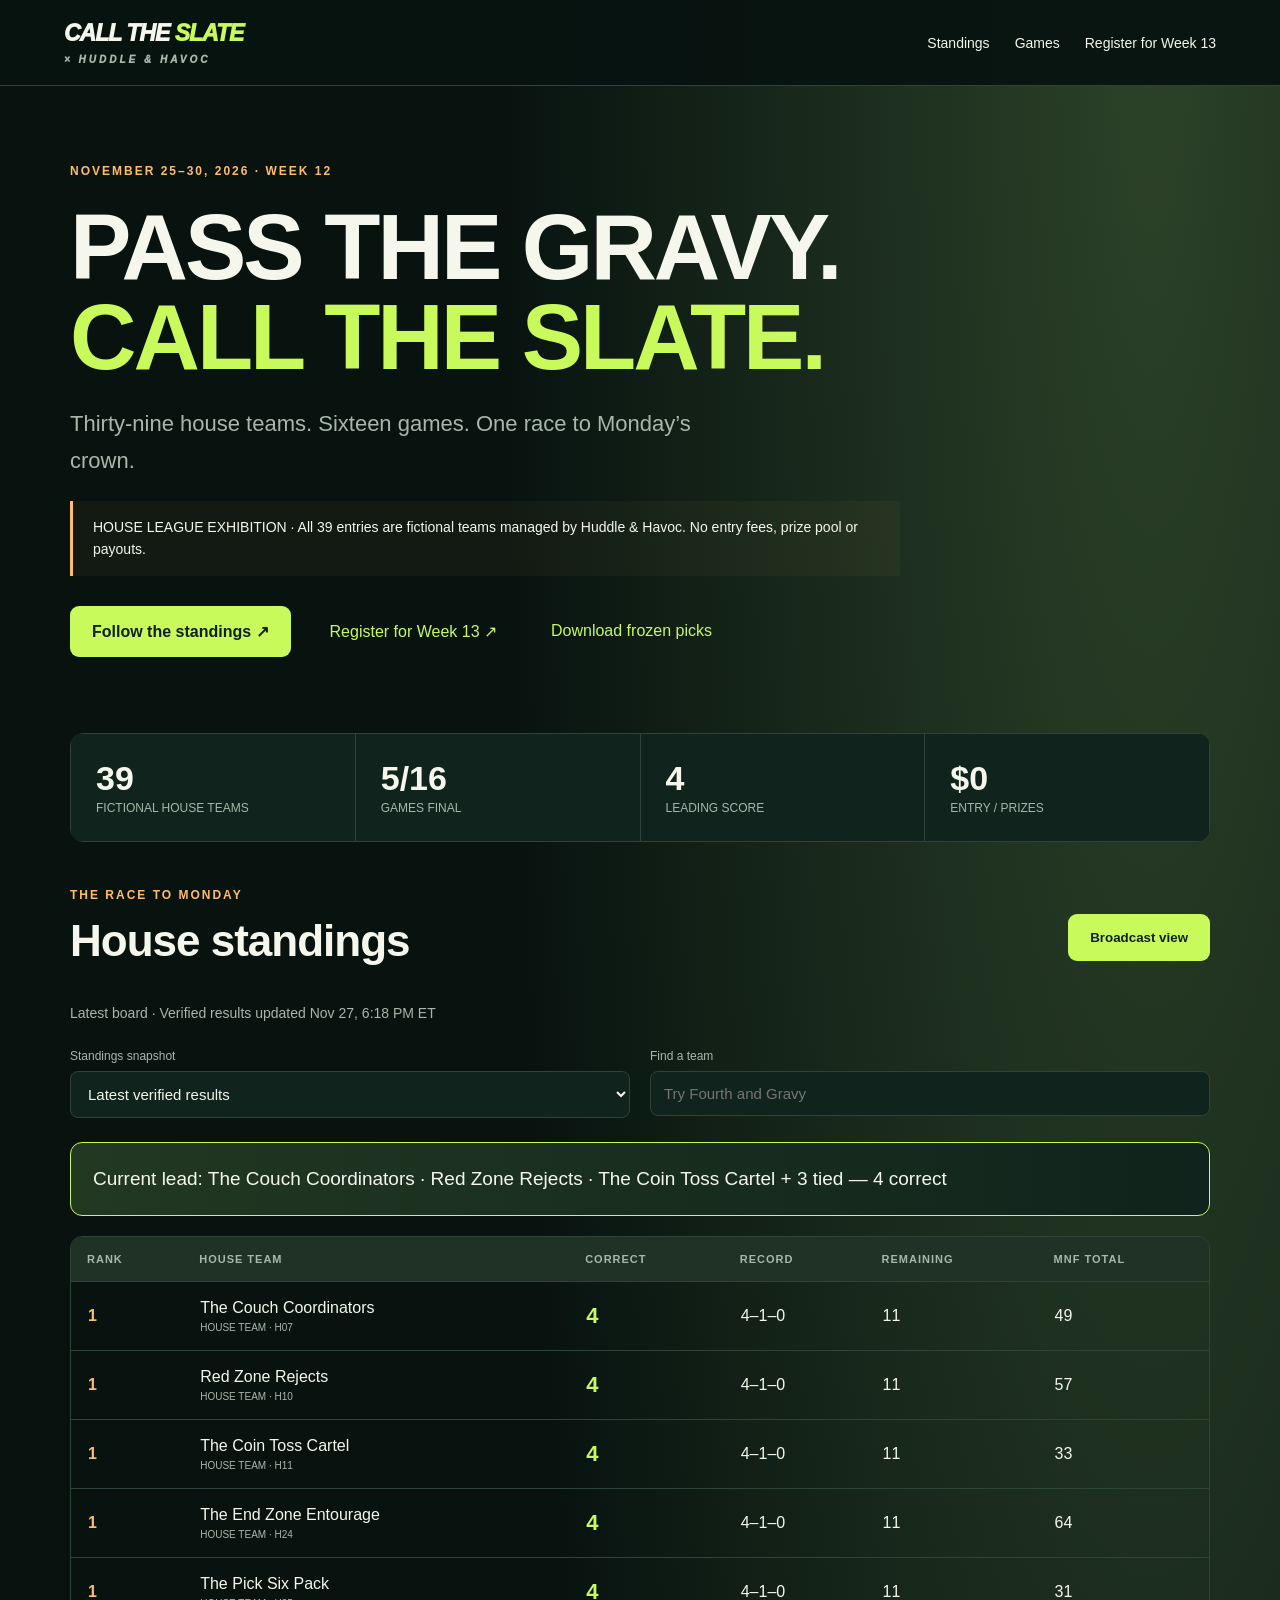
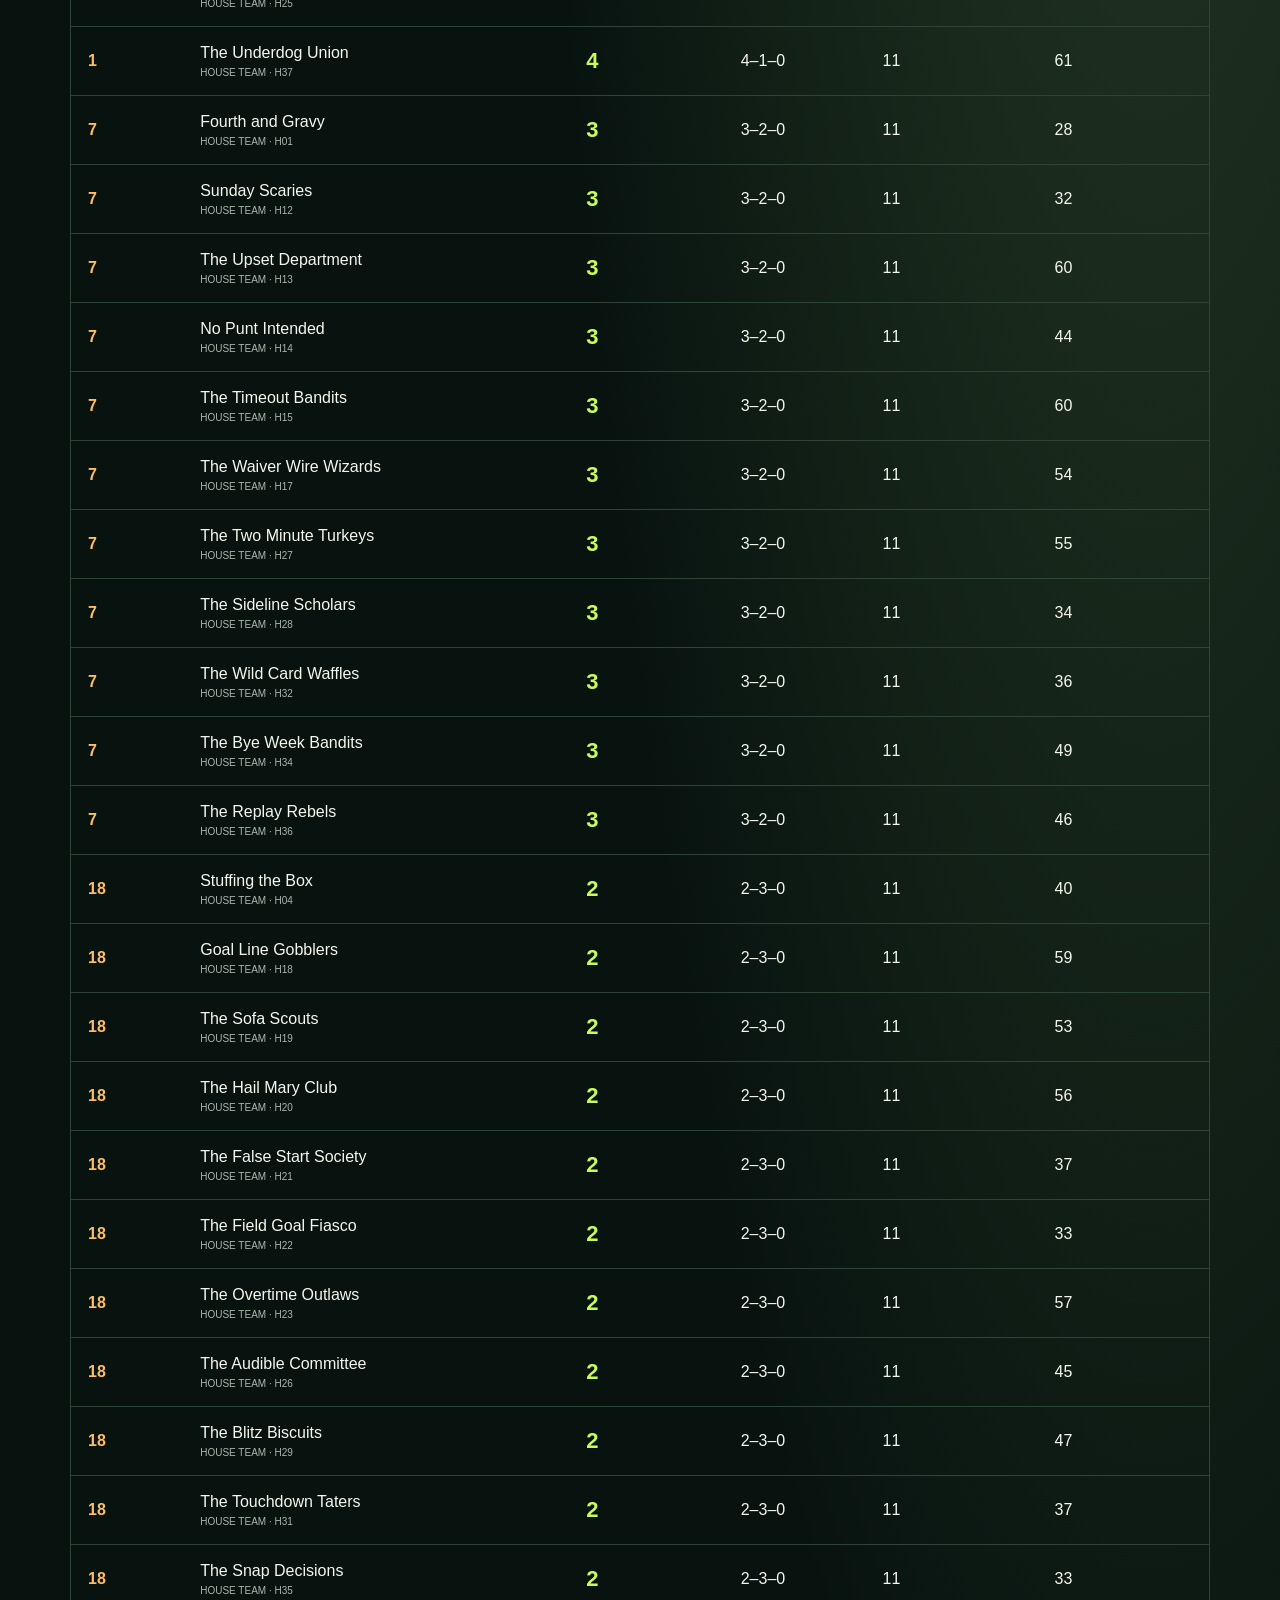
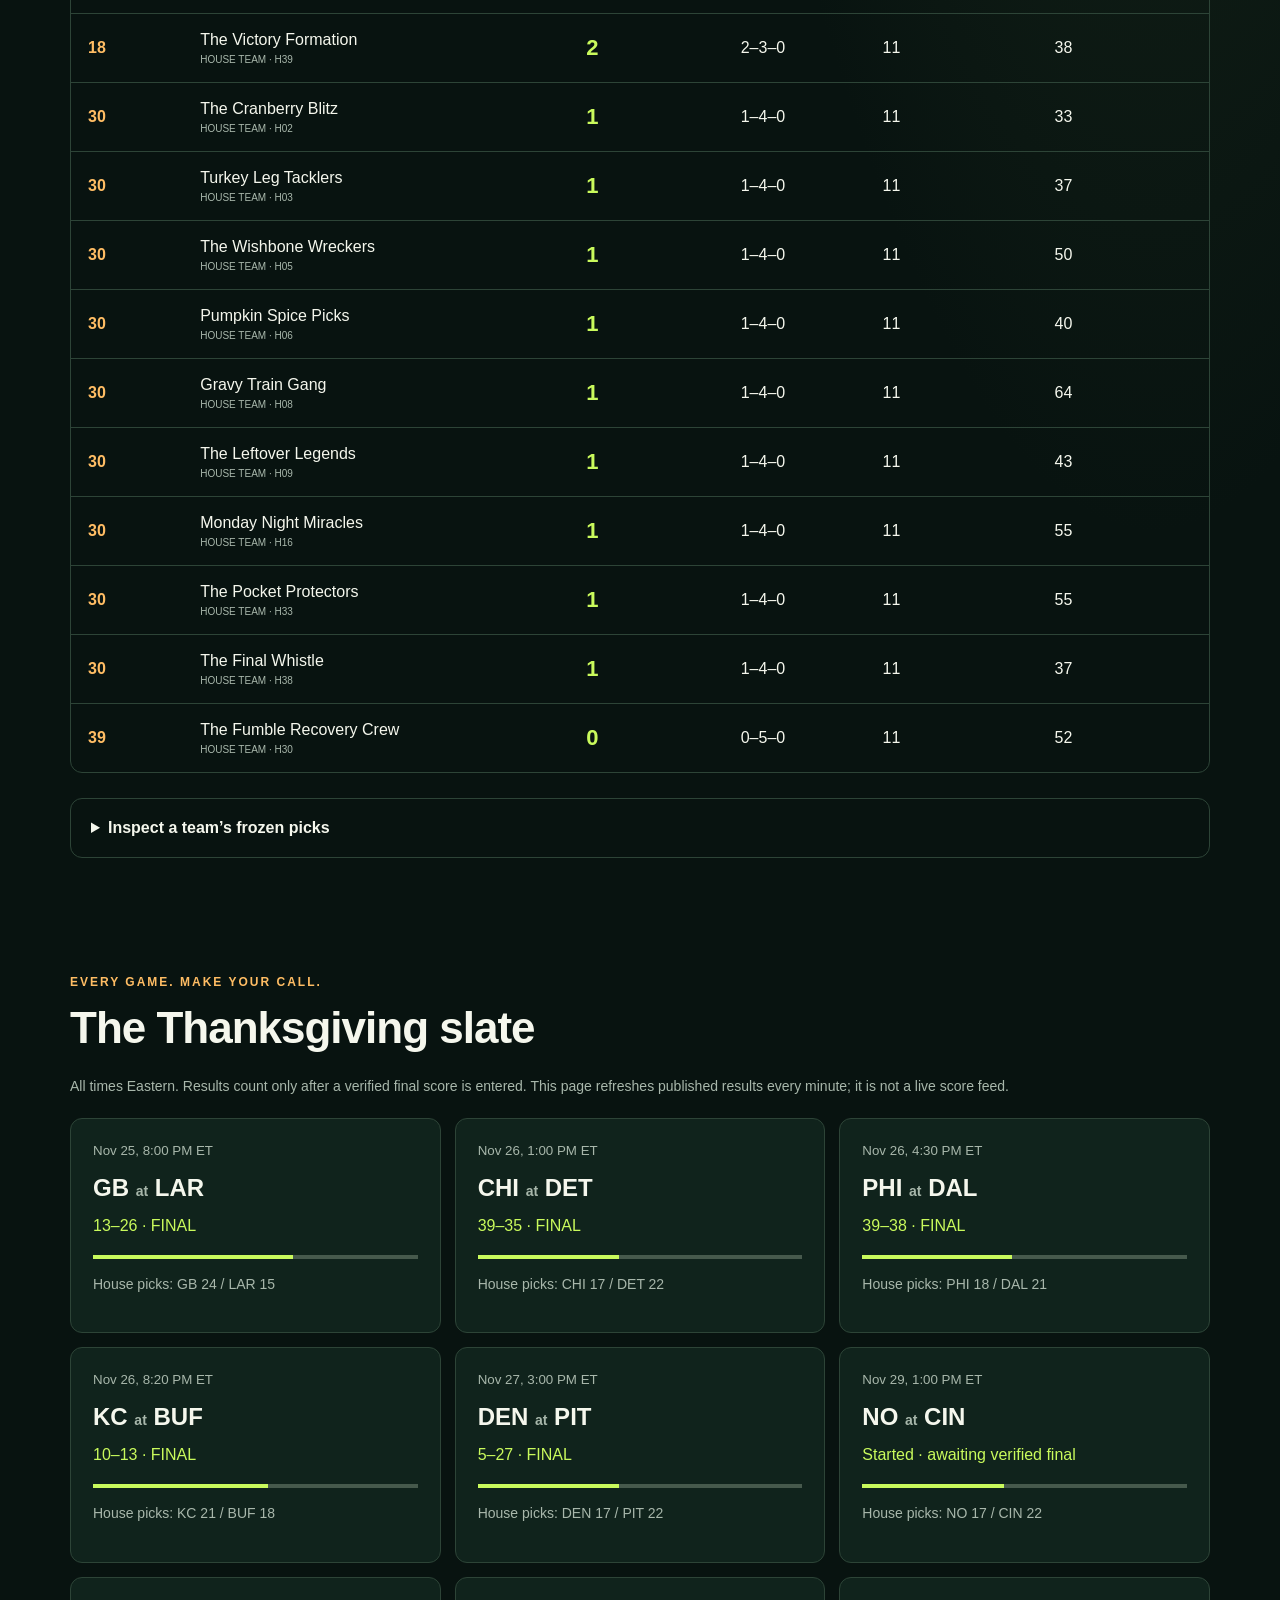
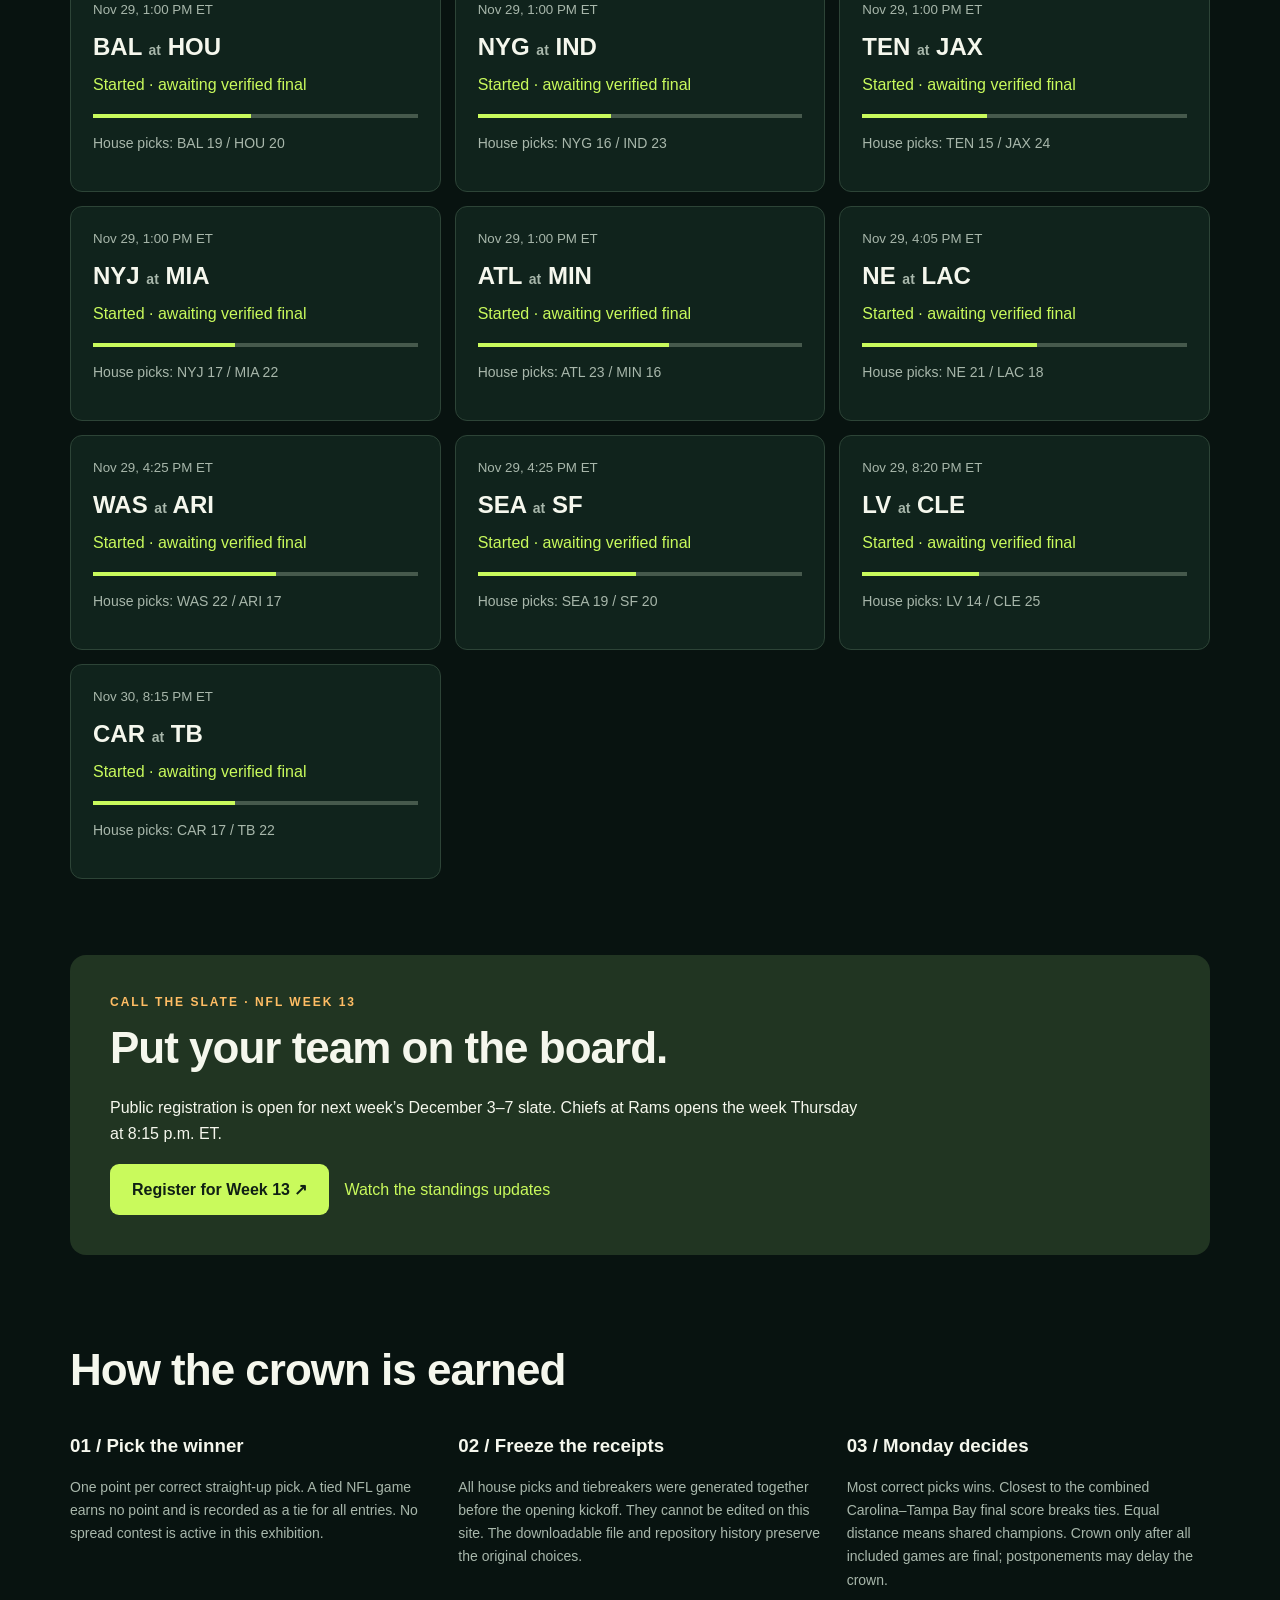
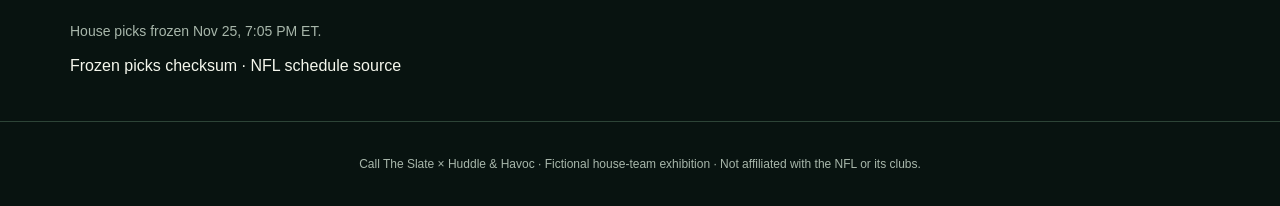
<file: index.html>
<!doctype html><html lang="en"><head><meta charset="UTF-8"><meta name="viewport" content="width=device-width,initial-scale=1"><title>Thanksgiving House League | Call The Slate × Huddle & Havoc</title><meta name="description" content="39 fictional house teams. 16 NFL games. Follow the Thanksgiving pick’em exhibition, inspect every frozen pick and watch the race to Monday’s crown."><link rel="stylesheet" href="house.css"></head><body><header><a href="house.html" class="brand">CALL THE <span>SLATE</span><small>× HUDDLE & HAVOC</small></a><nav><a href="#board">Standings</a><a href="#slate">Games</a><a href="join/" data-week13-link>Register for Week 13</a></nav></header><main><section class="hero"><div class="eyebrow">NOVEMBER 25–30, 2026 · WEEK 12</div><h1>PASS THE GRAVY.<br><em>CALL THE SLATE.</em></h1><p class="intro">Thirty-nine house teams. Sixteen games. One race to Monday’s crown.</p><div class="notice">HOUSE LEAGUE EXHIBITION · All 39 entries are fictional teams managed by Huddle & Havoc. No entry fees, prize pool or payouts.</div><div class="actions"><a class="button" href="#board">Follow the standings ↗</a><a href="join/" class="secondary" data-week13-link>Register for Week 13 ↗</a><a href="house-week12.json" class="secondary" download>Download frozen picks</a></div></section><section class="stats" id="stats"></section><section id="board"><div class="sectionTitle"><div><div class="eyebrow">THE RACE TO MONDAY</div><h2>House standings</h2></div><button id="broadcast">Broadcast view</button></div><p id="updated" class="muted"></p><div class="controls"><label>Standings snapshot <select id="snapshot"><option value="latest">Latest verified results</option></select></label><label>Find a team <input id="search" type="search" placeholder="Try Fourth and Gravy"></label></div><div id="leader" class="leader"></div><aside class="broadcast-entry" data-registration-promo hidden>
<img src="join/week13-qr.png" width="128" height="128" alt="QR code for Week 13 registration">
<div><strong>Week 13 registration is open</strong><span>Scan or visit to register your team</span><a href="https://da.gd/havocpicks">da.gd/havocpicks</a></div>
</aside><div class="tableScroll"><table><thead><tr><th>Rank</th><th>House team</th><th>Correct</th><th>Record</th><th>Remaining</th><th>MNF total</th></tr></thead><tbody id="rows"></tbody></table></div><details id="teamDetail"><summary>Inspect a team’s frozen picks</summary><select id="teamSelect" aria-label="Choose house team"></select><div id="teamPicks" class="pickGrid"></div></details></section><section id="slate"><div class="eyebrow">EVERY GAME. MAKE YOUR CALL.</div><h2>The Thanksgiving slate</h2><p class="muted">All times Eastern. Results count only after a verified final score is entered. This page refreshes published results every minute; it is not a live score feed.</p><div id="games" class="gameGrid"></div></section><section id="join" class="join"><div class="eyebrow">CALL THE SLATE · NFL WEEK 13</div><h2>Put your team on the board.</h2><p data-registration-message>Public registration is open for next week’s December 3–7 slate. Chiefs at Rams opens the week Thursday at 8:15 p.m. ET.</p><a class="button" data-week13-link href="join/">Register for Week 13 ↗</a><a class="secondary" href="https://www.tiktok.com/@huddleandhavoc">Watch the standings updates</a></section><section><h2>How the crown is earned</h2><div class="rules"><article><h3>01 / Pick the winner</h3><p>One point per correct straight-up pick. A tied NFL game earns no point and is recorded as a tie for all entries. No spread contest is active in this exhibition.</p></article><article><h3>02 / Freeze the receipts</h3><p>All house picks and tiebreakers were generated together before the opening kickoff. They cannot be edited on this site. The downloadable file and repository history preserve the original choices.</p></article><article><h3>03 / Monday decides</h3><p>Most correct picks wins. Closest to the combined Carolina–Tampa Bay final score breaks ties. Equal distance means shared champions. Crown only after all included games are final; postponements may delay the crown.</p></article></div><p id="frozen" class="muted"></p><a href="HOUSE_PICKS_SHA256.txt">Frozen picks checksum</a> · <a href="https://media.nfl.com/content/dam/communications/documents/2026/Week%2012%20Schedule%20Change.pdf">NFL schedule source</a></section></main><footer>Call The Slate × Huddle & Havoc · Fictional house-team exhibition · Not affiliated with the NFL or its clubs.</footer><script src="house-scoring.js"></script><script src="house.js"></script><script src="join/promo.js"></script></body></html>
</file>
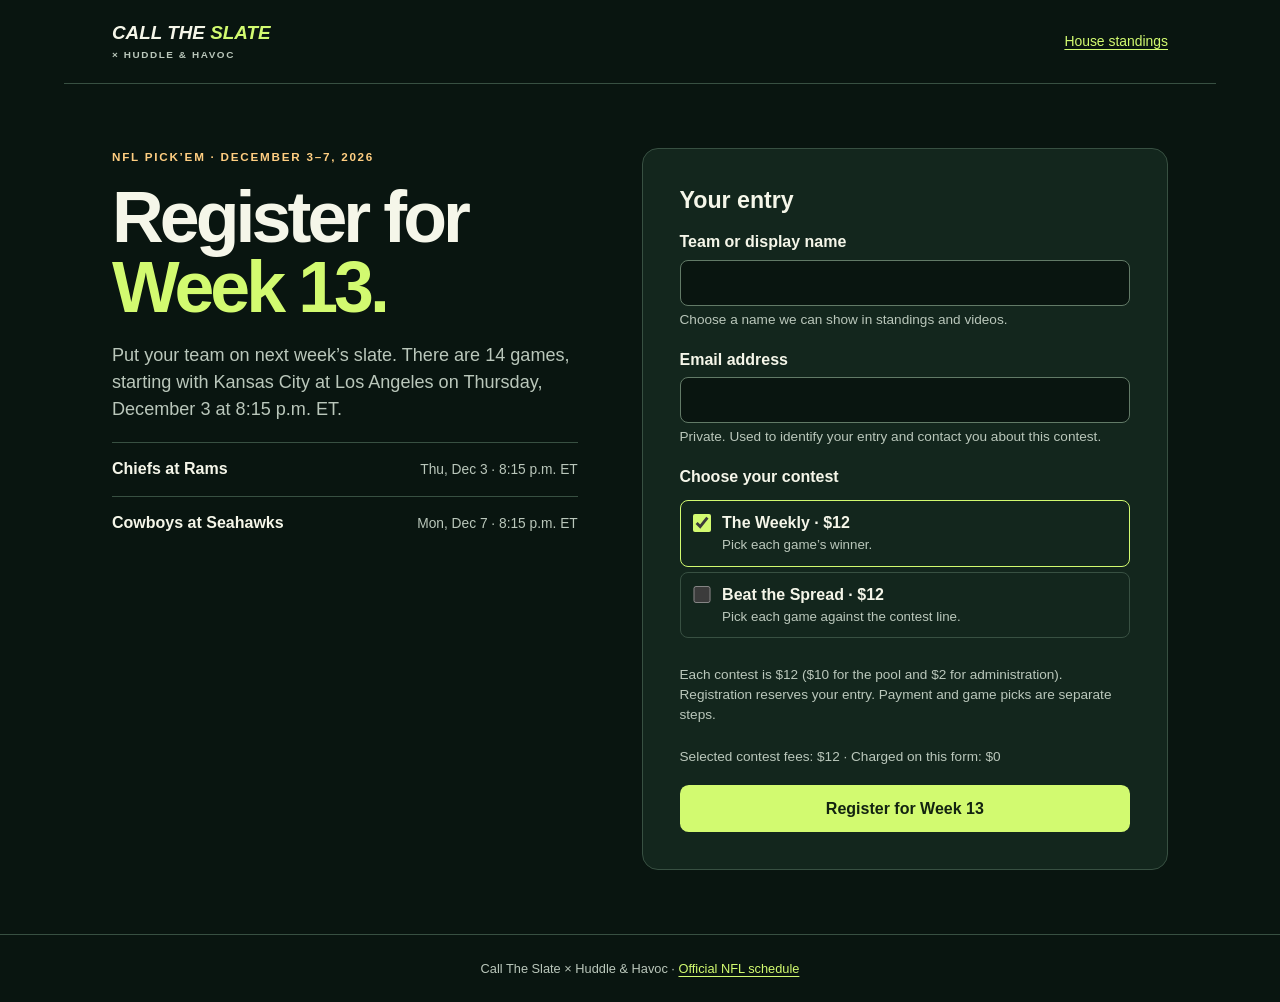
<file: join/index.html>
<!doctype html>
<html lang="en">
<head>
  <meta charset="utf-8">
  <meta name="viewport" content="width=device-width, initial-scale=1">
  <meta name="theme-color" content="#091510">
  <meta name="description" content="Register your team for the Huddle &amp; Havoc Week 13 football pick’em on Call The Slate.">
  <title>Week 13 registration | Call The Slate × Huddle &amp; Havoc</title>
  <link rel="stylesheet" href="./entry.css">
  <script defer src="./signup.js"></script>
</head>
<body>
  <header>
    <a href="../" class="brand">CALL THE <b>SLATE</b><small>× HUDDLE &amp; HAVOC</small></a>
    <a href="../#board">House standings</a>
  </header>
  <main>
    <div class="layout">
      <div>
        <p class="kicker">NFL pick’em · December 3–7, 2026</p>
        <h1>Register for<br><span>Week 13.</span></h1>
        <p class="lede">Put your team on next week’s slate. There are 14 games, starting with Kansas City at Los Angeles on Thursday, December 3 at 8:15 p.m. ET.</p>
        <div class="fixtures" aria-label="First and last games">
          <div class="fixture"><strong>Chiefs at Rams</strong><time datetime="2026-12-03T20:15:00-05:00">Thu, Dec 3 · 8:15 p.m. ET</time></div>
          <div class="fixture"><strong>Cowboys at Seahawks</strong><time datetime="2026-12-07T20:15:00-05:00">Mon, Dec 7 · 8:15 p.m. ET</time></div>
        </div>
      </div>
      <section class="card" aria-labelledby="entry-title">
        <div id="signup">
          <h2 id="entry-title">Your entry</h2>
          <form id="registration">
            <div>
              <label for="team">Team or display name</label>
              <input id="team" name="team" type="text" required minlength="2" maxlength="50" autocomplete="nickname" aria-describedby="name-note">
              <p class="hint" id="name-note">Choose a name we can show in standings and videos.</p>
            </div>
            <div>
              <label for="email">Email address</label>
              <input id="email" name="email" type="email" required maxlength="254" autocomplete="email" aria-describedby="email-note">
              <p class="hint" id="email-note">Private. Used to identify your entry and contact you about this contest.</p>
            </div>
            <fieldset id="formats">
              <legend>Choose your contest</legend>
              <label class="option"><input name="straight" type="checkbox" checked><span>The Weekly · $12 <small>Pick each game’s winner.</small></span></label>
              <label class="option"><input name="spread" type="checkbox"><span>Beat the Spread · $12 <small>Pick each game against the contest line.</small></span></label>
            </fieldset>
            <p class="hint" id="entry-note">Each contest is $12 ($10 for the pool and $2 for administration). Registration reserves your entry. Payment and game picks are separate steps.</p>
            <p class="hint" id="choice-total" aria-live="polite"></p>
            <div class="ghost" aria-hidden="true"><label>Leave empty <input name="website" type="text" tabindex="-1" autocomplete="off"></label></div>
            <p id="problem" class="error" role="alert" hidden></p>
            <button id="submit" type="submit" disabled>Register for Week 13</button>
            <noscript>Turn on JavaScript to submit your registration.</noscript>
          </form>
        </div>
        <div id="confirmed" aria-live="polite" hidden tabindex="-1">
          <p class="kicker">Week 13 · Confirmation</p>
          <h2 id="receipt-heading">You’re registered.</h2>
          <p id="receipt-details"></p>
          <p class="small">Save your registration number.</p>
          <strong class="receipt" id="receipt-number"></strong>
          <p class="status" id="receipt-next">Payment confirmation and game picks are separate steps. Keep your registration number. For the full slate, make your picks before Chiefs at Rams on December 3.</p>
          <a href="../#board">Follow this week’s House League</a>
        </div>
      </section>
    </div>
  </main>
  <footer>Call The Slate × Huddle &amp; Havoc · <a href="https://www.nfl.com/schedules/2026/by-week/week-13">Official NFL schedule</a></footer>
</body>
</html>
</file>
<file: house.css>
:root{--bg:#081310;--panel:#10231c;--line:#2d4437;--text:#f5f7ed;--muted:#a8b7ab;--green:#c9fa5c;--gold:#ffbd64}*{box-sizing:border-box}html{scroll-behavior:smooth;scroll-padding-top:90px}body{margin:0;color:var(--text);background:radial-gradient(ellipse at 90% 0,#2c4228,transparent 40%),var(--bg);font-family:Arial,Helvetica,sans-serif}header{position:sticky;top:0;background:#081310f2;border-bottom:1px solid var(--line);z-index:5;padding:20px 5%;display:flex;align-items:center;justify-content:space-between;gap:20px}.brand{font-weight:950;font-style:italic;font-size:23px;letter-spacing:-1px}.brand span{color:var(--green)}.brand small{display:block;font-size:10px;letter-spacing:3px;margin-top:7px;color:var(--muted)}a{color:inherit;text-decoration:none}nav{display:flex;gap:25px;font-size:14px}main{max-width:1200px;margin:auto;padding:0 30px}section{padding:46px 0}.hero{padding-top:78px}.eyebrow{font-weight:800;font-size:12px;letter-spacing:2px;color:var(--gold)}h1{font-size:clamp(42px,7.3vw,92px);line-height:.98;letter-spacing:-3px;margin:24px 0}h1 em{color:var(--green);font-style:normal}h2{font-size:clamp(28px,4vw,44px);letter-spacing:-1px;margin:14px 0 22px}p{line-height:1.65}.intro{font-size:22px;max-width:650px;color:var(--muted)}.notice{border-left:3px solid var(--gold);padding:15px 20px;background:#ffbd640a;max-width:830px;font-size:14px;line-height:1.6}.actions{display:flex;gap:24px;align-items:center;margin:30px 0}.button,button{background:var(--green);color:#102014;border:0;padding:16px 22px;border-radius:9px;font-weight:800;cursor:pointer;display:inline-block}.secondary{display:inline-block;padding:15px;color:var(--green)}.stats{display:grid;grid-template-columns:repeat(4,1fr);gap:1px;background:var(--line);padding:1px;border-radius:14px;overflow:hidden}.stat{padding:25px;background:var(--panel)}.stat b{font-size:34px;display:block}.stat span{font-size:12px;color:var(--muted)}.sectionTitle{display:flex;justify-content:space-between;align-items:center;gap:15px}.muted{color:var(--muted);font-size:14px}.controls{display:flex;gap:20px;margin:24px 0}label{font-size:12px;color:var(--muted);flex:1}input,select{display:block;margin-top:8px;padding:13px;background:var(--panel);color:var(--text);border:1px solid var(--line);border-radius:8px;width:100%;font-size:15px}.leader{padding:22px;border:1px solid var(--green);border-radius:12px;background:linear-gradient(90deg,#223821,#10231c);margin:20px 0;font-size:19px;line-height:1.5}.tableScroll{overflow:auto;border:1px solid var(--line);border-radius:12px}table{width:100%;border-collapse:collapse;white-space:nowrap;text-align:left}th{padding:16px;background:#203125;color:var(--muted);font-size:11px;text-transform:uppercase;letter-spacing:1px}td{padding:17px;border-top:1px solid var(--line)}td:first-child{font-weight:900;color:var(--gold)}td:nth-child(3){color:var(--green);font-weight:900;font-size:22px}td small{display:block;color:var(--muted);font-size:10px;margin-top:5px}details{margin:25px 0;border:1px solid var(--line);border-radius:12px;padding:20px}summary{cursor:pointer;font-weight:bold}.pickGrid,.gameGrid{display:grid;grid-template-columns:repeat(3,1fr);gap:14px;margin-top:20px}.game,.pick{padding:22px;background:var(--panel);border:1px solid var(--line);border-radius:12px}.game b{font-size:24px;display:block;margin:15px 0}.game small{color:var(--muted)}.game .result{color:var(--green)}.bar{height:4px;background:#46594c;margin-top:20px}.bar span{display:block;height:100%;background:var(--green)}.join{padding:40px;background:#213522;border-radius:16px;margin:30px 0}.join p{max-width:760px}.rules{display:grid;grid-template-columns:repeat(3,1fr);gap:25px}.rules p{color:var(--muted);font-size:14px}footer{padding:35px;text-align:center;border-top:1px solid var(--line);color:var(--muted);font-size:12px}.broadcast .hero,.broadcast header,.broadcast #slate,.broadcast #join,.broadcast .rules,.broadcast footer,.broadcast #teamDetail,.broadcast #search{display:none}.broadcast #board{padding-top:25px}.broadcast main{max-width:1600px}.broadcast td{padding:18px;font-size:20px}@media(max-width:700px){header{padding:15px;align-items:flex-start}.brand{font-size:18px}nav{gap:12px;font-size:12px}main{padding:0 16px}.hero{padding-top:40px}h1{letter-spacing:-2px}.intro{font-size:18px}.stats{grid-template-columns:1fr 1fr}.stat{padding:20px}.gameGrid,.pickGrid,.rules{grid-template-columns:1fr}.controls,.actions{flex-direction:column;align-items:stretch}.join{padding:25px}.sectionTitle{align-items:flex-start}.sectionTitle button{font-size:11px;padding:12px}td{padding:13px}section{padding:30px 0}}

.broadcast-entry { display: none; }
.broadcast .broadcast-entry:not([hidden]) {
  display: flex; align-items: center; flex-wrap: wrap; gap: 1.2rem;
  color: var(--text); background: var(--panel); border: 1px solid var(--line);
  padding: 1rem 1.25rem; margin: 1rem 0; border-radius: .8rem;
}
.broadcast-entry img { width: clamp(80px, 10vw, 128px); height: auto; image-rendering: pixelated; }
.broadcast-entry strong, .broadcast-entry span, .broadcast-entry a { display: block; }
.broadcast-entry strong { font-size: clamp(1.1rem, 2.6vw, 2.2rem); color: var(--green); }
.broadcast-entry a { color: var(--text); font-size: clamp(1.1rem, 2vw, 1.65rem); font-weight: 800; overflow-wrap: anywhere; }
.broadcast-entry a:hover, .broadcast-entry a:focus-visible { text-decoration: underline; }
</file>
<file: join/entry.css>
:root {
  color-scheme: dark;
  --ink: #f5f6e9;
  --dim: #bac7bb;
  --night: #091510;
  --panel: #13261d;
  --line: #385042;
  --lime: #d2fa70;
  --gold: #ffce81;
}
* { box-sizing: border-box; }
[hidden] { display: none !important; }
body {
  margin: 0; color: var(--ink); background: var(--night);
  font: 1rem/1.5 Arial, Helvetica, sans-serif;
}
a { color: var(--lime); text-underline-offset: .22em; }
:focus-visible { outline: 3px solid var(--gold); outline-offset: 4px; }
header {
  display: flex; align-items: center; justify-content: space-between; gap: 1rem;
  max-width: 72rem; margin: 0 auto; padding: 1.4rem clamp(1.1rem, 4vw, 3rem);
  border-bottom: 1px solid var(--line);
}
.brand { font-size: 1.18rem; font-weight: 900; font-style: italic; text-decoration: none; color: var(--ink); line-height: 1.2; }
.brand b { color: var(--lime); }
.brand small { display: block; color: var(--dim); font-size: .62rem; font-style: normal; letter-spacing: .16em; margin-top: .25rem; }
header > a:last-child { font-size: .87rem; }
main { width: min(72rem, 100%); margin: 0 auto; padding: clamp(2rem, 5vw, 5rem) clamp(1.1rem, 4vw, 3rem); }
.layout { display: grid; grid-template-columns: minmax(0, 1fr) minmax(0, 1.13fr); gap: clamp(1.5rem, 5vw, 4.8rem); align-items: start; }
.kicker { font-size: .73rem; margin: 0 0 1rem; font-weight: 800; letter-spacing: .15em; text-transform: uppercase; color: var(--gold); }
h1 { margin: 0; font-size: clamp(2.6rem, 5.6vw, 5rem); line-height: .98; letter-spacing: -.055em; }
h1 span { color: var(--lime); }
.lede { margin: 1.2rem 0; font-size: 1.13rem; color: var(--dim); max-width: 31rem; }
.fixture { padding: .9rem 0; border-top: 1px solid var(--line); display: flex; flex-wrap: wrap; justify-content: space-between; align-items: baseline; gap: .4rem; }
.fixture time, .small { color: var(--dim); font-size: .86rem; }
.card { border: 1px solid var(--line); background: var(--panel); border-radius: 1rem; padding: clamp(1.25rem, 3vw, 2.3rem); }
h2 { font-size: 1.45rem; line-height: 1.22; margin: 0 0 1rem; }
form { display: grid; gap: 1.1rem; }
label, legend { font-weight: 700; }
input[type=text], input[type=email] { width: 100%; min-height: 2.85rem; margin-top: .35rem; background: var(--night); color: var(--ink); border: 1px solid #627a67; border-radius: .5rem; padding: .6rem .8rem; font: inherit; }
.hint { margin: .25rem 0 0; color: var(--dim); font-size: .85rem; }
fieldset { border: 0; margin: 0; padding: 0; min-width: 0; }
legend { padding: 0 0 .4rem; }
.option { display: flex; align-items: flex-start; gap: .7rem; border: 1px solid var(--line); padding: .65rem .8rem; border-radius: .5rem; margin: .3rem 0; cursor: pointer; }
.option:has(input:checked) { border-color: var(--lime); }
.option input { accent-color: var(--lime); width: 1.1rem; height: 1.1rem; margin: .18rem 0 0; flex-shrink: 0; }
.option small { display: block; font-weight: 400; color: var(--dim); }
button { appearance: none; color: #132310; background: var(--lime); border: 0; border-radius: .55rem; padding: .85rem 1.2rem; font: 800 1rem Arial, sans-serif; min-height: 2.9rem; cursor: pointer; }
button:disabled { opacity: .65; cursor: wait; }
.error { margin: 0; color: #ffd6bb; font-weight: 700; }
.status { margin: .6rem 0; color: var(--dim); }
.receipt { font-family: ui-monospace, monospace; overflow-wrap: anywhere; display: block; font-size: 1.15rem; color: var(--lime); }
.ghost { position: absolute; left: -10000px; width: 1px; overflow: hidden; }
details { border-top: 1px solid var(--line); margin-top: 1.6rem; padding-top: .8rem; }
summary { cursor: pointer; color: var(--lime); font-weight: 700; }
details p { color: var(--dim); }
footer { text-align: center; border-top: 1px solid var(--line); color: var(--dim); padding: 1.5rem; font-size: .8rem; }
@media (max-width: 760px) {
  .layout { grid-template-columns: 1fr; gap: 1.15rem; }
  .fixtures { display: none; }
  main { padding-top: 1.9rem; }
  .lede { margin-bottom: 0; }
}
</file>
